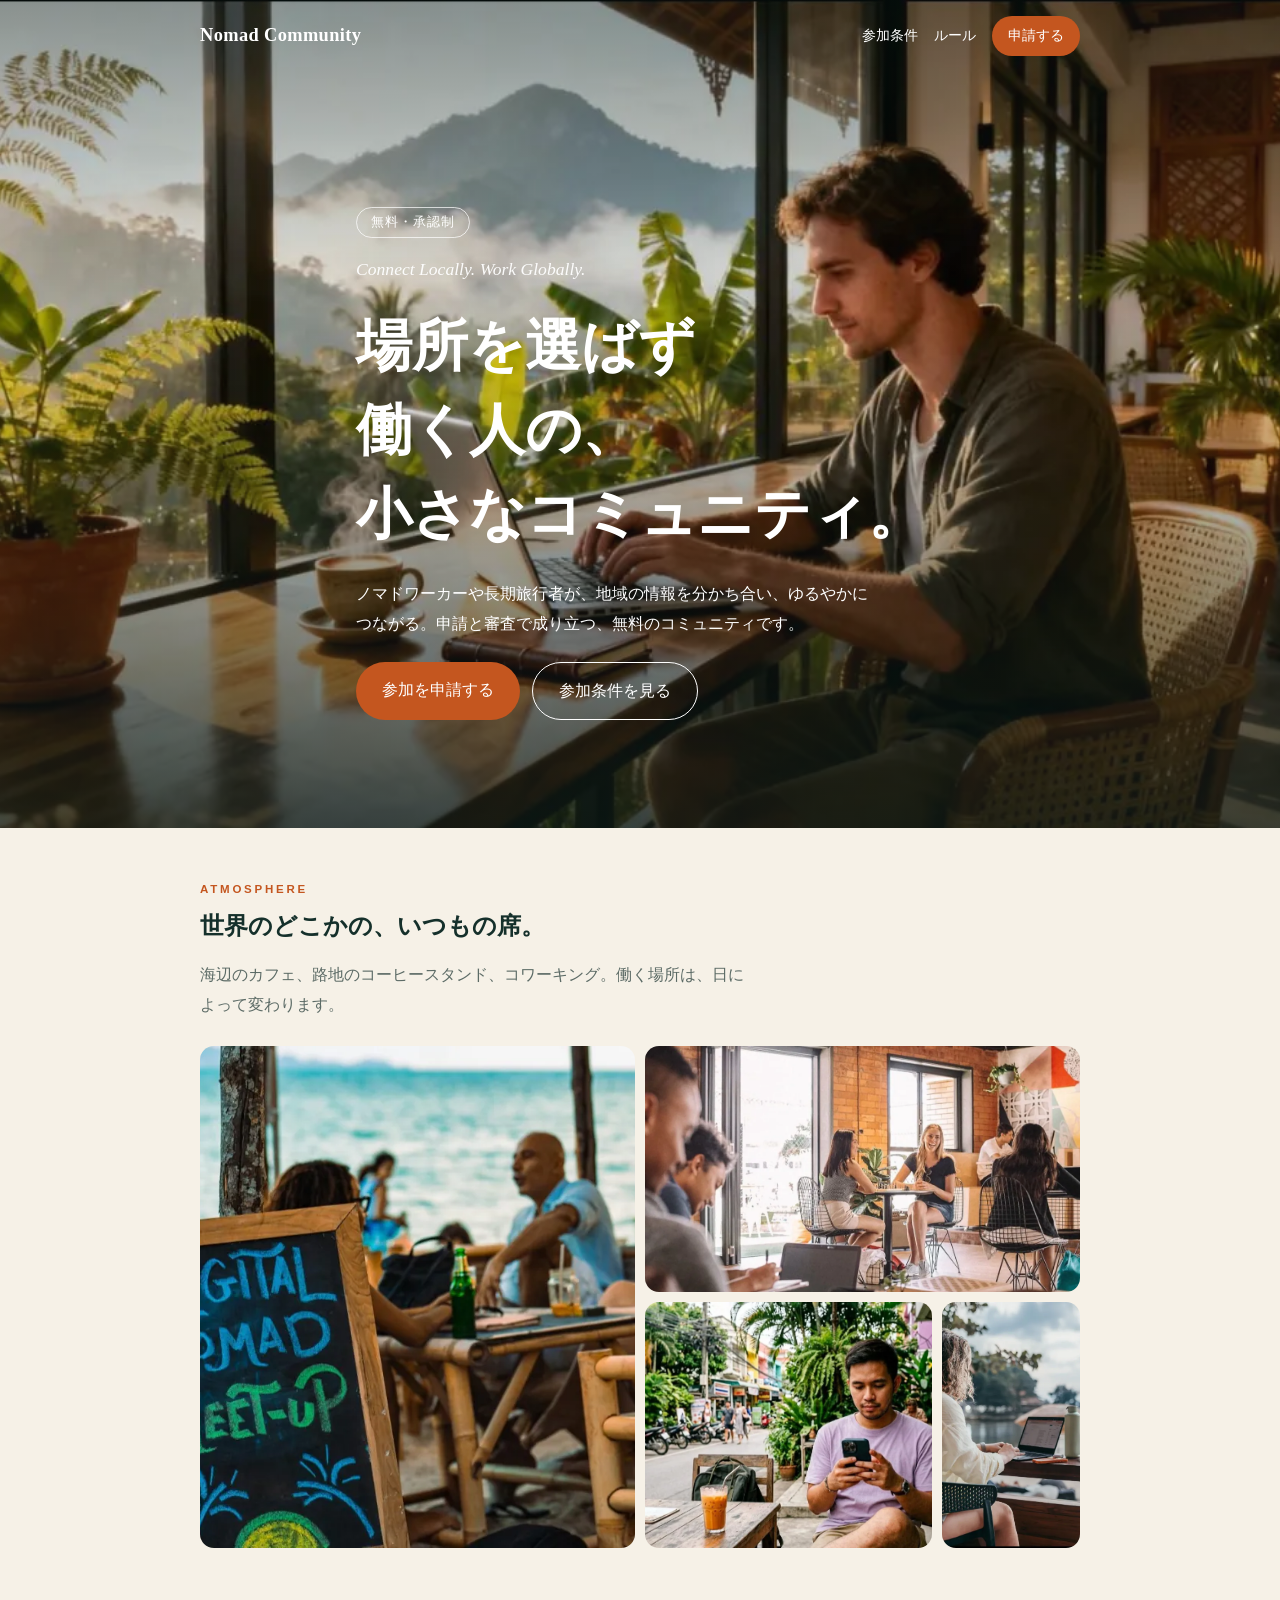
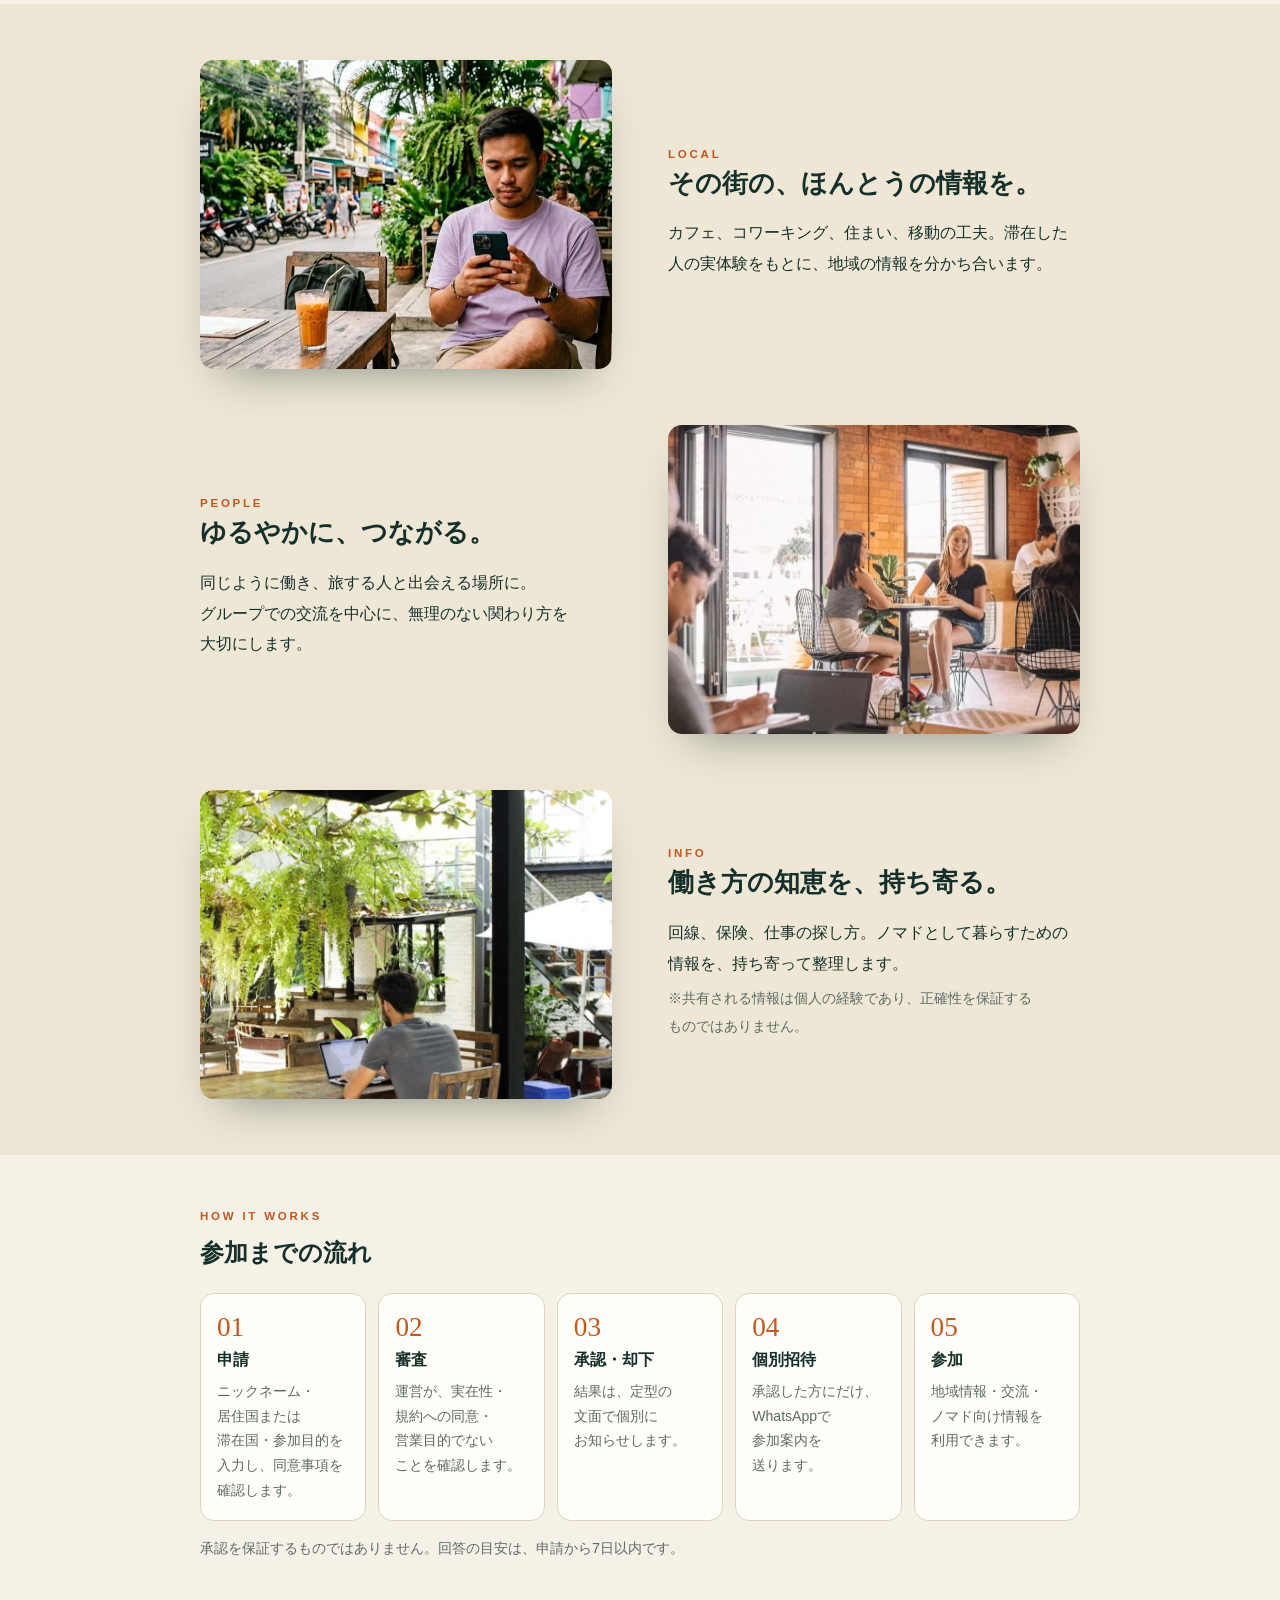
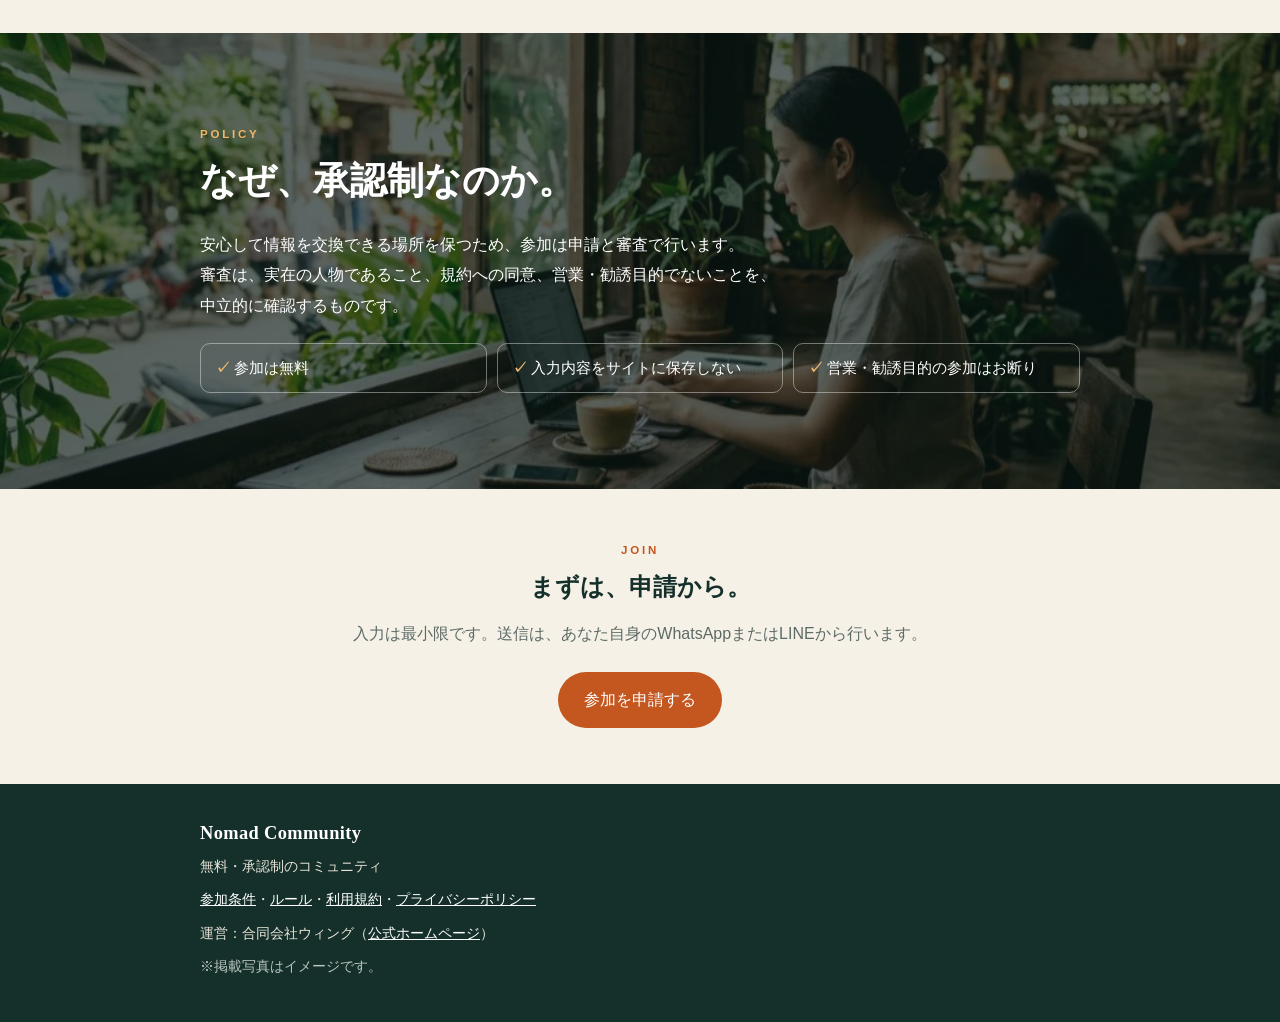
<file: index.html>
<!doctype html><html lang="ja"><head><meta charset="utf-8"><meta name="viewport" content="width=device-width,initial-scale=1"><title>Nomad Community｜無料・承認制のノマドコミュニティ</title><meta name="description" content="ノマドワーカーや長期旅行者が、地域情報を共有し交流する、無料・承認制のコミュニティ。"><link rel="stylesheet" href="style.css"><noscript><style>.rv{opacity:1;transform:none}</style></noscript></head><body class=has-sticky>
<header class="top"><div class="w bar"><a class="logo" href="index.html">Nomad Community</a><nav><a href="hotel.html">参加条件</a><a href="rules.html">ルール</a><a class="btn sm" href="apply.html">申請する</a></nav></div></header>
<section class="hero"><img src="img/hero.webp" width="973" height="592" alt="霧のかかった山を望む窓辺で、ノートパソコンを使って働く人" fetchpriority="high"><div class="w"><span class="badge">無料・承認制</span><p class="tagline">Connect Locally. Work Globally.</p><h1>場所を選ばず<br>働く人の、<br>小さなコミュニティ。</h1><p>ノマドワーカーや長期旅行者が、地域の情報を分かち合い、ゆるやかにつながる。申請と審査で成り立つ、無料のコミュニティです。</p><div class="cta"><a class="btn" href="apply.html">参加を申請する</a><a class="btn ghost" href="hotel.html">参加条件を見る</a></div></div></section>
<section><div class="w"><p class="eyebrow rv">ATMOSPHERE</p><h2 class="rv">世界のどこかの、いつもの席。</h2><p class="lead rv">海辺のカフェ、路地のコーヒースタンド、コワーキング。働く場所は、日によって変わります。</p>
<div class="mosaic rv"><figure class="m1"><img src="img/board.webp" width="1042" height="656" alt="「DIGITAL NOMAD MEET-UP」と書かれた黒板のある海辺のカフェ" loading="lazy" decoding="async"></figure><figure class="m2"><img src="img/meetup.webp" width="1065" height="626" alt="コワーキングスペースで談笑する人たち" loading="lazy" decoding="async"></figure><figure class="m3"><img src="img/local.webp" width="1057" height="582" alt="路地のカフェでスマホを見る人" loading="lazy" decoding="async"></figure><figure class="m4"><img src="img/beach.webp" width="1025" height="705" alt="海辺のカウンターでノートパソコンを使う人の後ろ姿" loading="lazy" decoding="async"></figure></div></div></section>
<section class="alt"><div class="w">
<div class="split rv"><div class="ph"><img src="img/local.webp" width="1057" height="582" alt="路地のカフェでスマホを見る人" loading="lazy" decoding="async"></div><div><p class="eyebrow">LOCAL</p><h2>その街の、ほんとうの情報を。</h2><p>カフェ、コワーキング、住まい、移動の工夫。滞在した人の実体験をもとに、地域の情報を分かち合います。</p></div></div>
<div class="split rev rv" style="margin-top:56px"><div class="ph"><img src="img/meetup.webp" width="1065" height="626" alt="コワーキングスペースで談笑する人たち" loading="lazy" decoding="async"></div><div><p class="eyebrow">PEOPLE</p><h2>ゆるやかに、つながる。</h2><p>同じように働き、旅する人と出会える場所に。グループでの交流を中心に、無理のない関わり方を大切にします。</p></div></div>
<div class="split rv" style="margin-top:56px"><div class="ph"><img src="img/info.webp" width="1042" height="658" alt="緑に囲まれたテラスでノートパソコンを使う人" loading="lazy" decoding="async"></div><div><p class="eyebrow">INFO</p><h2>働き方の知恵を、持ち寄る。</h2><p>回線、保険、仕事の探し方。ノマドとして暮らすための情報を、持ち寄って整理します。</p><p class="mut">※共有される情報は個人の経験であり、正確性を保証するものではありません。</p></div></div>
</div></section>
<section><div class="w"><p class="eyebrow rv">HOW IT WORKS</p><h2 class="rv">参加までの流れ</h2>
<ol class="flow rv"><li><b>申請</b><span>ニックネーム・居住国または滞在国・参加目的を入力し、同意事項を確認します。</span></li><li><b>審査</b><span>運営が、実在性・規約への同意・営業目的でないことを確認します。</span></li><li><b>承認・却下</b><span>結果は、定型の文面で個別にお知らせします。</span></li><li><b>個別招待</b><span>承認した方にだけ、WhatsAppで参加案内を送ります。</span></li><li><b>参加</b><span>地域情報・交流・ノマド向け情報を利用できます。</span></li></ol>
<p class="mut rv" style="margin-top:14px">承認を保証するものではありません。回答の目安は、申請から7日以内です。</p></div></section>
<section class="band" style="--bg:url(img/cafe.webp)"><div class="w"><p class="eyebrow rv">POLICY</p><h2 class="rv">なぜ、承認制なのか。</h2><p class="rv">安心して情報を交換できる場所を保つため、参加は申請と審査で行います。審査は、実在の人物であること、規約への同意、営業・勧誘目的でないことを、中立的に確認するものです。</p>
<ul class="ticks rv"><li>参加は無料</li><li>入力内容をサイトに保存しない</li><li>営業・勧誘目的の参加はお断り</li></ul></div></section>
<section class="center"><div class="w"><p class="eyebrow rv">JOIN</p><h2 class="rv">まずは、申請から。</h2><p class="lead rv">入力は最小限です。送信は、あなた自身のWhatsAppまたはLINEから行います。</p><a class="btn rv" href="apply.html">参加を申請する</a></div></section>
<div class="sticky"><a class="btn" href="apply.html">参加を申請する（無料）</a></div>
<footer><div class="w"><p class="logo">Nomad Community</p><p>無料・承認制のコミュニティ</p><p><a href="hotel.html">参加条件</a>・<a href="rules.html">ルール</a>・<a href="terms.html">利用規約</a>・<a href="privacy.html">プライバシーポリシー</a></p><p>運営：合同会社ウィング（<a href="https://preview.studio.site/live/Kwa5nwnrWX" target="_blank" rel="noopener noreferrer">公式ホームページ</a>）</p><p class="mut" style="color:#b9c4bf">※掲載写真はイメージです。</p></div></footer>
<script>const io=new IntersectionObserver(es=>es.forEach(e=>{if(e.isIntersecting){e.target.classList.add("in");io.unobserve(e.target)}}),{threshold:.12});document.querySelectorAll(".rv").forEach(el=>io.observe(el));</script></body></html>
</file>
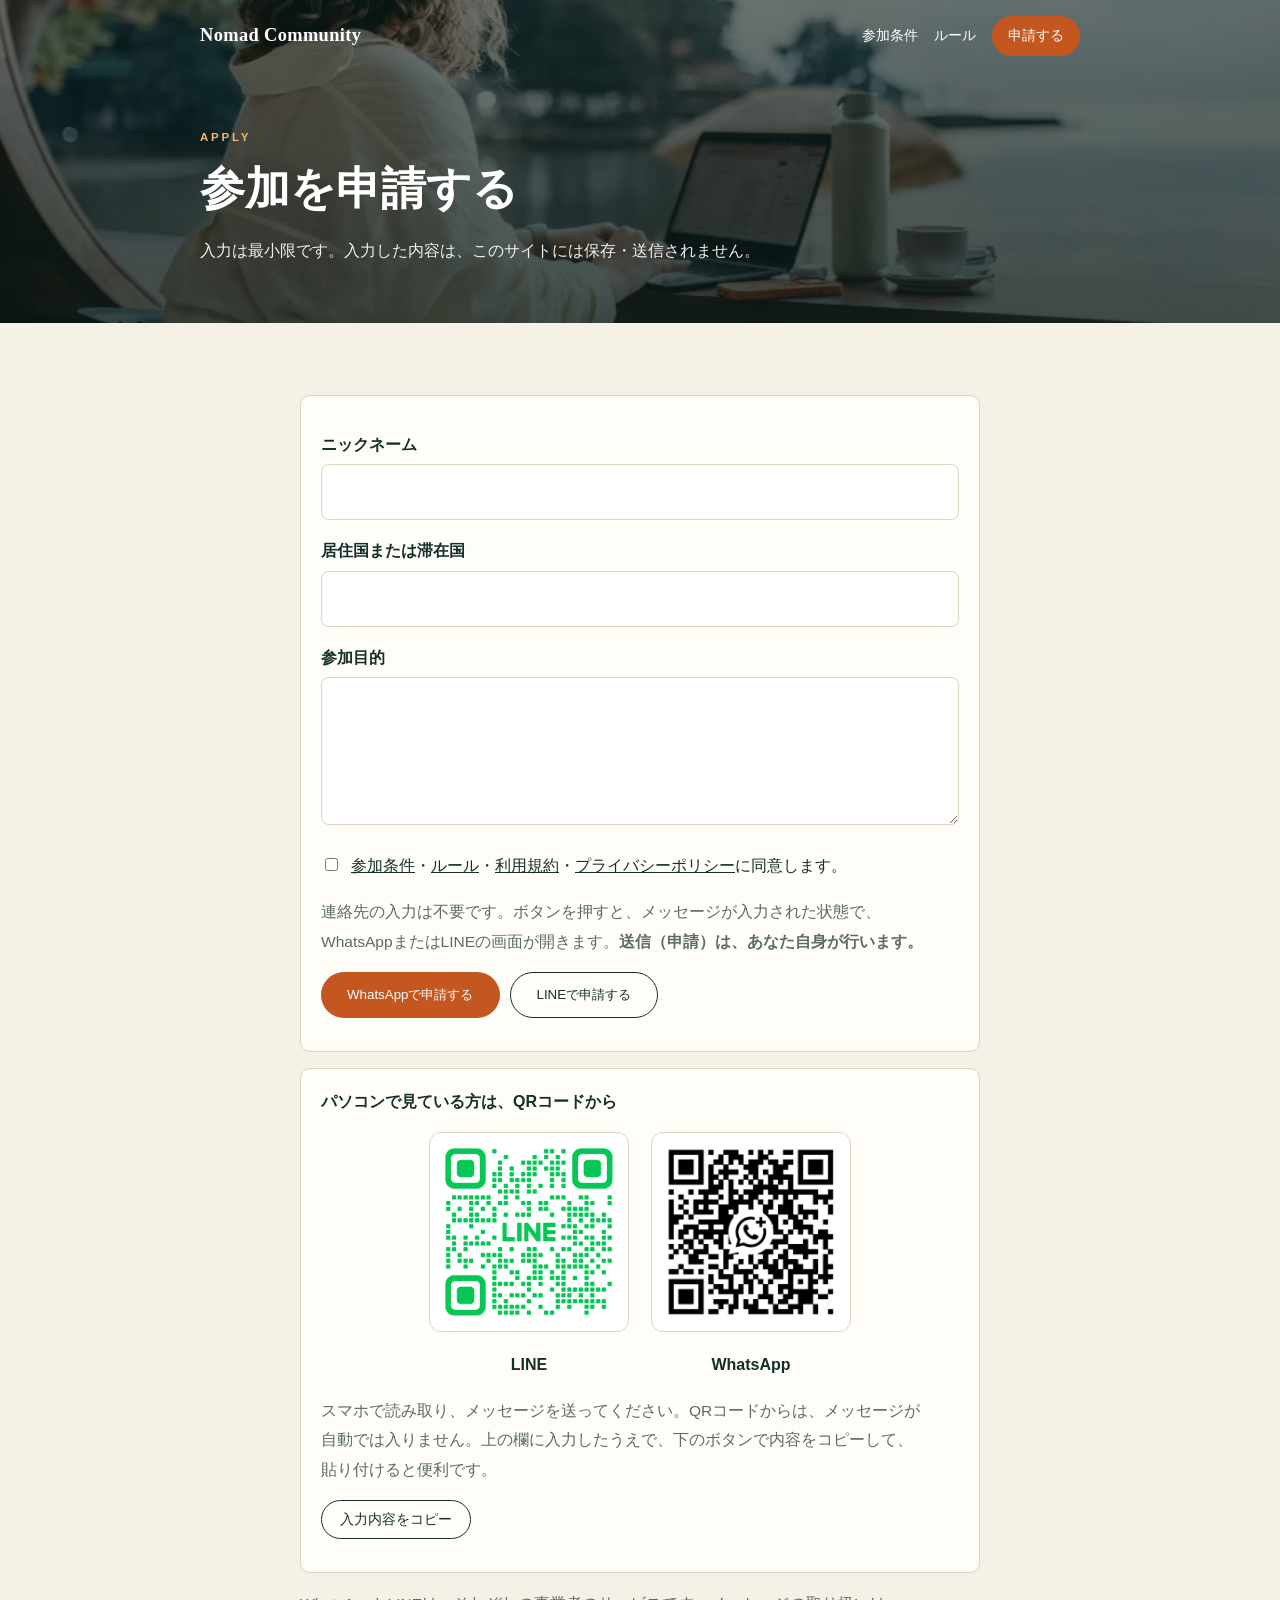
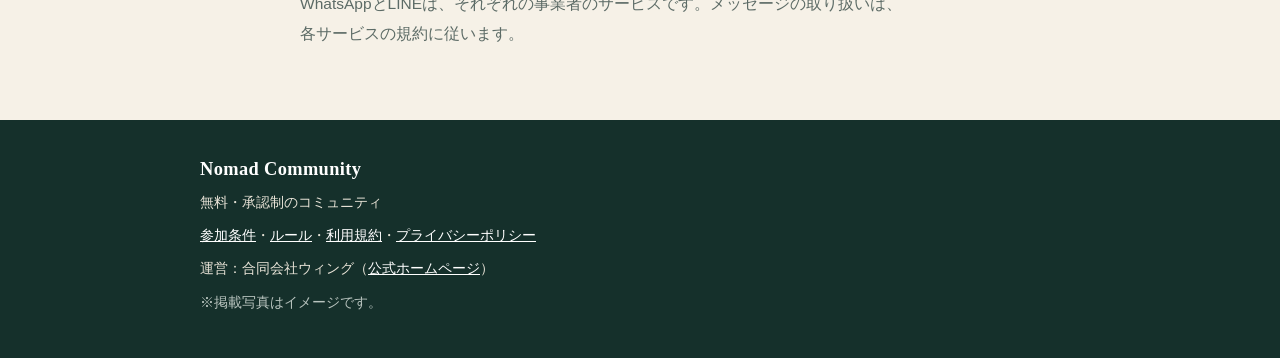
<file: apply.html>
<!doctype html><html lang="ja"><head><meta charset="utf-8"><meta name="viewport" content="width=device-width,initial-scale=1"><title>参加を申請する｜Nomad Community</title><meta name="description" content="Nomad Communityへの参加申請ページ。"><link rel="stylesheet" href="style.css"><noscript><style>.rv{opacity:1;transform:none}</style></noscript></head><body>
<header class="top"><div class="w bar"><a class="logo" href="index.html">Nomad Community</a><nav><a href="hotel.html">参加条件</a><a href="rules.html">ルール</a><a class="btn sm" href="apply.html">申請する</a></nav></div></header>
<div class="phead" style="--bg:url(img/beach.webp)"><div class="w"><p class="eyebrow">APPLY</p><h1>参加を申請する</h1><p class=l2>入力は最小限です。入力した内容は、このサイトには保存・送信されません。</p></div></div>
<section><div class="w doc"><form id="f" class="box" novalidate>
<label for="nick">ニックネーム</label><input id="nick" name="nick" type="text" maxlength="40" required autocomplete="off">
<label for="country">居住国または滞在国</label><input id="country" name="country" type="text" maxlength="60" required autocomplete="off">
<label for="purpose">参加目的</label><textarea id="purpose" name="purpose" rows="4" maxlength="300" required></textarea>
<label class="chk"><input id="agree" type="checkbox" required><span><a href="hotel.html" target="_blank">参加条件</a>・<a href="rules.html" target="_blank">ルール</a>・<a href="terms.html" target="_blank">利用規約</a>・<a href="privacy.html" target="_blank">プライバシーポリシー</a>に同意します。</span></label>
<p class="mut">連絡先の入力は不要です。ボタンを押すと、メッセージが入力された状態で、WhatsAppまたはLINEの画面が開きます。<b>送信（申請）は、あなた自身が行います。</b></p>
<p style="display:flex;flex-wrap:wrap;gap:10px;margin-top:14px"><button type="button" class="btn" id="wa">WhatsAppで申請する</button><button type="button" class="btn ghost" id="ln" style="color:var(--ink)">LINEで申請する</button></p><p id="m" class="err" role="status"></p></form>
<div class="box pc-only"><b>パソコンで見ている方は、QRコードから</b>
<div class="qr"><div><img src="img/qr-line.png" width="200" height="200" alt="公式LINEの友だち追加用QRコード" loading="lazy"><b>LINE</b></div><div><img src="img/qr-whatsapp.png" width="200" height="200" alt="WhatsApp Businessへの連絡用QRコード" loading="lazy"><b>WhatsApp</b></div></div>
<p class="mut">スマホで読み取り、メッセージを送ってください。QRコードからは、メッセージが自動では入りません。上の欄に入力したうえで、下のボタンで内容をコピーして、貼り付けると便利です。</p>
<p><button type="button" class="btn ghost sm2" id="cp" style="color:var(--ink)">入力内容をコピー</button> <span id="cpm" class="mut"></span></p></div>
<p class="mut">WhatsAppとLINEは、それぞれの事業者のサービスです。メッセージの取り扱いは、各サービスの規約に従います。</p></div></section>

<footer><div class="w"><p class="logo">Nomad Community</p><p>無料・承認制のコミュニティ</p><p><a href="hotel.html">参加条件</a>・<a href="rules.html">ルール</a>・<a href="terms.html">利用規約</a>・<a href="privacy.html">プライバシーポリシー</a></p><p>運営：合同会社ウィング（<a href="https://preview.studio.site/live/Kwa5nwnrWX" target="_blank" rel="noopener noreferrer">公式ホームページ</a>）</p><p class="mut" style="color:#b9c4bf">※掲載写真はイメージです。</p></div></footer>
<script src="site-config.js"></script><script>
const f=document.getElementById('f'),m=document.getElementById('m');
const set=v=>v&&!v.includes('ここに');
const msg=()=>['【Nomad Community 参加申請】','ニックネーム：'+f.nick.value.trim(),'居住国／滞在国：'+f.country.value.trim(),'参加目的：'+f.purpose.value.trim(),'☑ 参加条件・ルール・利用規約・プライバシーポリシーに同意します。','（申請内容は、審査のためだけに使われることを確認しました）'].join('\n');
function send(kind){
  m.textContent='';
  if(!f.nick.value.trim()||!f.country.value.trim()||!f.purpose.value.trim()){m.textContent='すべての項目を入力してください。';return}
  if(!document.getElementById('agree').checked){m.textContent='同意にチェックを入れてください。';return}
  let url;
  if(kind==='wa'){if(!set(CONFIG.whatsapp)){m.textContent='WhatsAppの番号が未設定です（site-config.js）。';return}url='https://wa.me/'+CONFIG.whatsapp+'?text='+encodeURIComponent(msg())}
  else{if(!set(CONFIG.lineId)){m.textContent='公式LINEのIDが未設定です（site-config.js）。';return}url='https://line.me/R/oaMessage/'+CONFIG.lineId+'/?'+encodeURIComponent(msg())}
  window.open(url,'_blank','noopener');location.href='thanks.html';
}
document.getElementById('cp').onclick=async()=>{
  const c=document.getElementById('cpm');
  if(!f.nick.value.trim()||!f.country.value.trim()||!f.purpose.value.trim()||!document.getElementById('agree').checked){c.textContent='上の欄に入力して、同意にチェックしてください。';return}
  try{await navigator.clipboard.writeText(msg());c.textContent='コピーしました。チャットに貼り付けて送信してください。'}catch(e){c.textContent='コピーできませんでした。手入力してください。'}
};
document.getElementById('wa').onclick=()=>send('wa');document.getElementById('ln').onclick=()=>send('ln');
</script><script>const io=new IntersectionObserver(es=>es.forEach(e=>{if(e.isIntersecting){e.target.classList.add("in");io.unobserve(e.target)}}),{threshold:.12});document.querySelectorAll(".rv").forEach(el=>io.observe(el));</script></body></html>
</file>
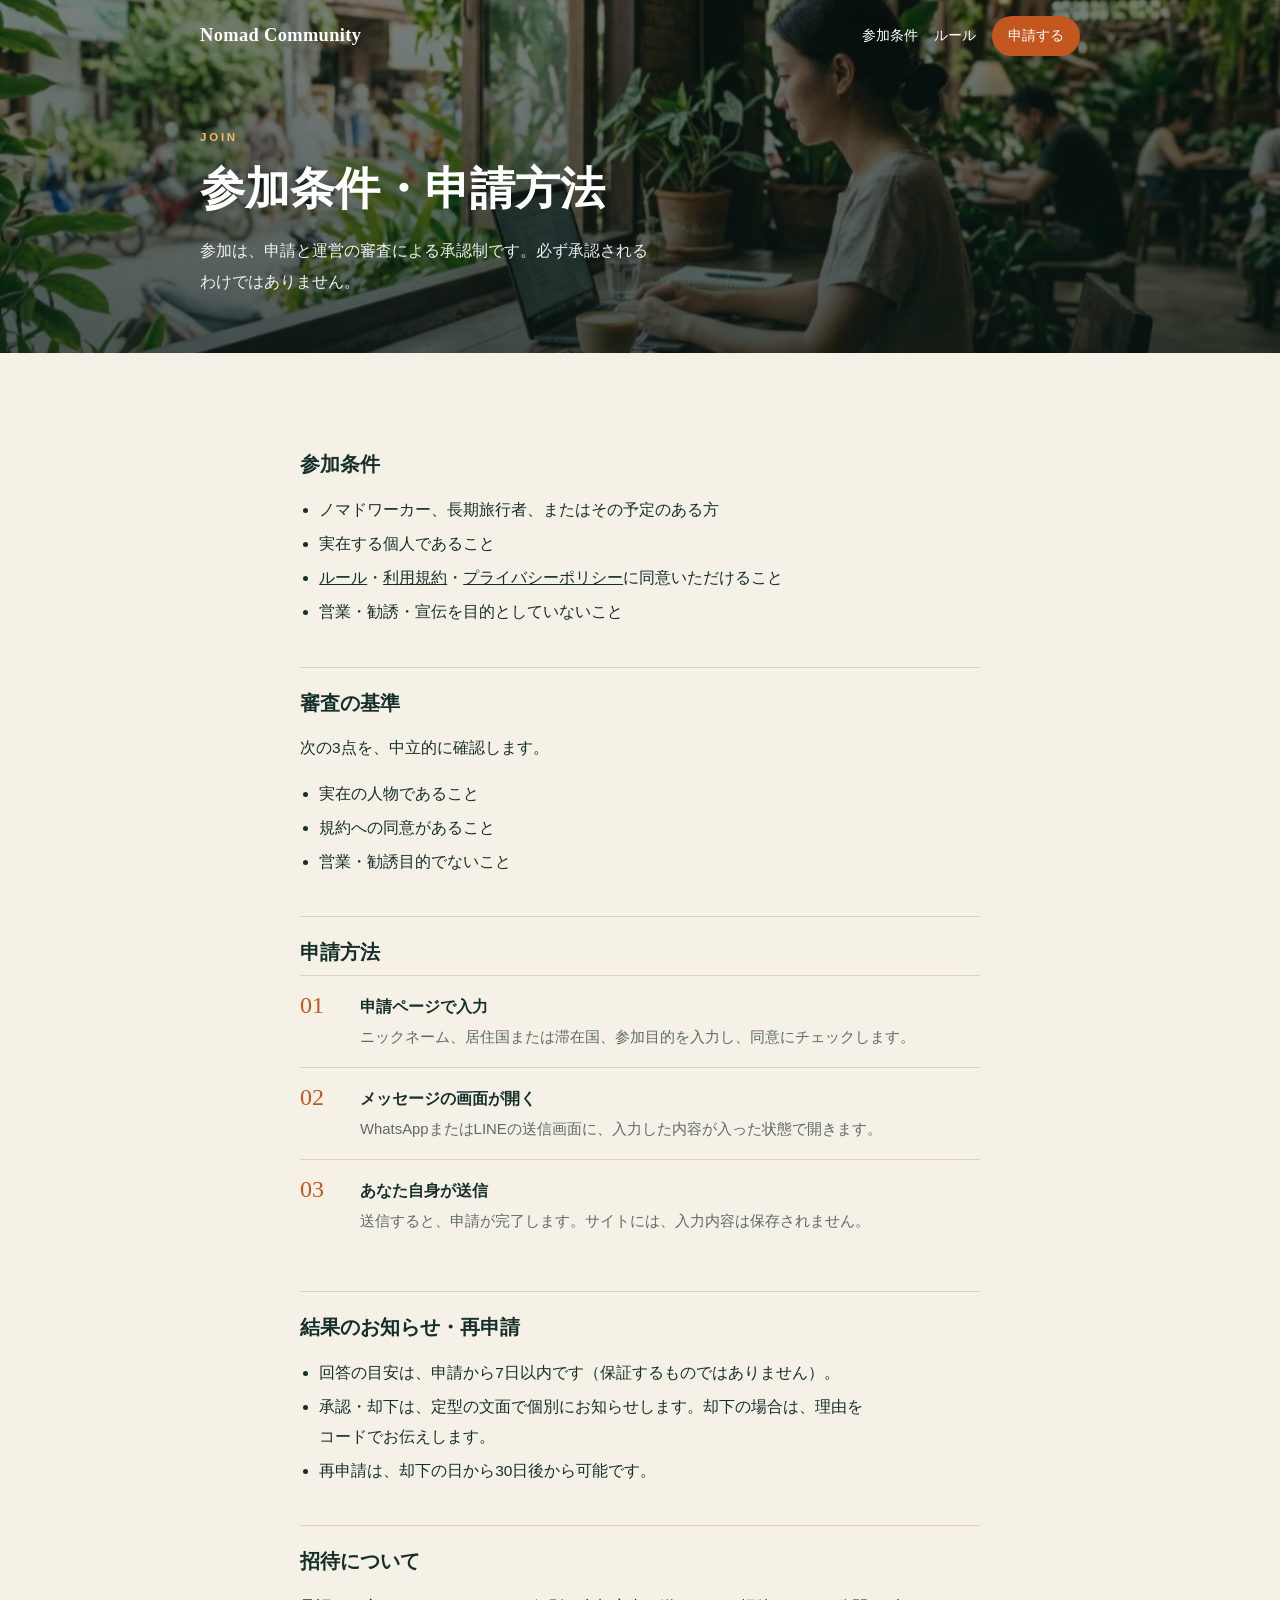
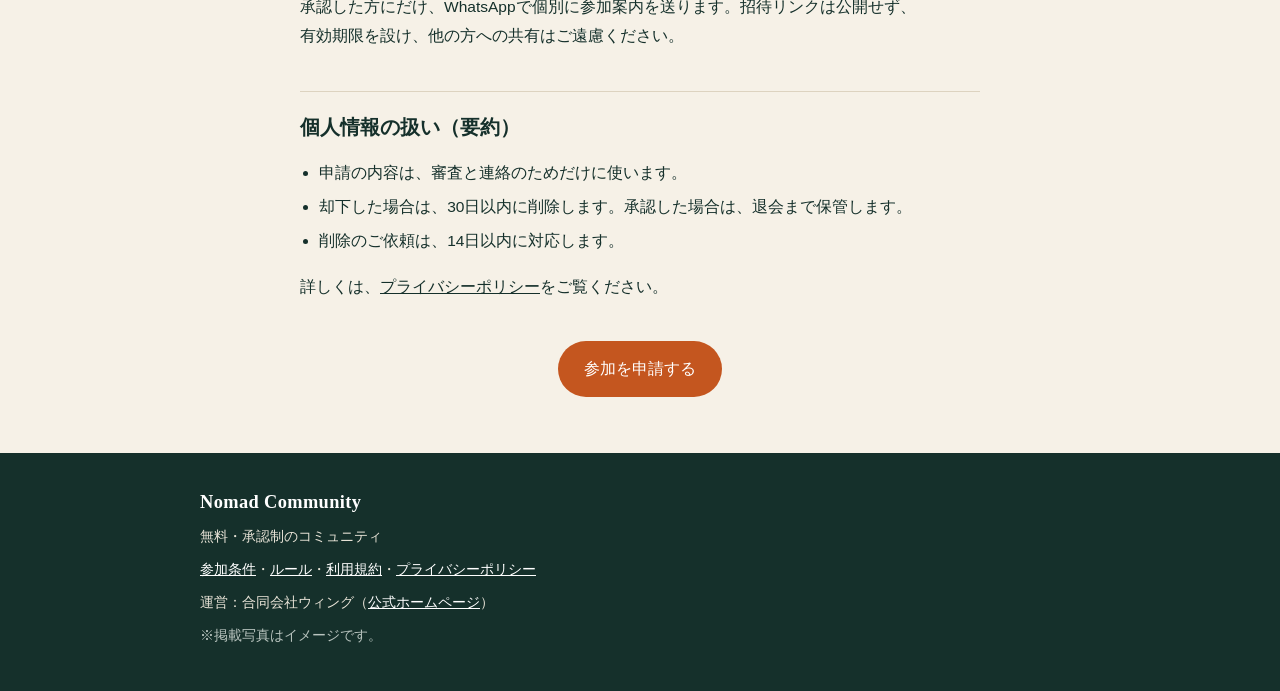
<file: hotel.html>
<!doctype html><html lang="ja"><head><meta charset="utf-8"><meta name="viewport" content="width=device-width,initial-scale=1"><title>参加条件・申請方法｜Nomad Community</title><meta name="description" content="Nomad Communityの参加条件、審査基準、申請方法、個人情報の扱い。"><link rel="stylesheet" href="style.css"><noscript><style>.rv{opacity:1;transform:none}</style></noscript></head><body class=has-sticky>
<header class="top"><div class="w bar"><a class="logo" href="index.html">Nomad Community</a><nav><a href="hotel.html">参加条件</a><a href="rules.html">ルール</a><a class="btn sm" href="apply.html">申請する</a></nav></div></header>
<div class="phead" style="--bg:url(img/cafe.webp)"><div class="w"><p class="eyebrow">JOIN</p><h1>参加条件・申請方法</h1><p class=l2>参加は、申請と運営の審査による承認制です。必ず承認されるわけではありません。</p></div></div>
<section><div class="w doc"><h2 class="rv">参加条件</h2><ul class="l rv"><li>ノマドワーカー、長期旅行者、またはその予定のある方</li><li>実在する個人であること</li><li><a href="rules.html">ルール</a>・<a href="terms.html">利用規約</a>・<a href="privacy.html">プライバシーポリシー</a>に同意いただけること</li><li>営業・勧誘・宣伝を目的としていないこと</li></ul>
<h2 class="rv">審査の基準</h2><p class="rv">次の3点を、中立的に確認します。</p><ul class="l rv"><li>実在の人物であること</li><li>規約への同意があること</li><li>営業・勧誘目的でないこと</li></ul>
<h2 class="rv">申請方法</h2><ol class="steps rv"><li><div><b>申請ページで入力</b><span>ニックネーム、居住国または滞在国、参加目的を入力し、同意にチェックします。</span></div></li><li><div><b>メッセージの画面が開く</b><span>WhatsAppまたはLINEの送信画面に、入力した内容が入った状態で開きます。</span></div></li><li><div><b>あなた自身が送信</b><span>送信すると、申請が完了します。サイトには、入力内容は保存されません。</span></div></li></ol>
<h2 class="rv">結果のお知らせ・再申請</h2><ul class="l rv"><li>回答の目安は、申請から7日以内です（保証するものではありません）。</li><li>承認・却下は、定型の文面で個別にお知らせします。却下の場合は、理由をコードでお伝えします。</li><li>再申請は、却下の日から30日後から可能です。</li></ul>
<h2 class="rv">招待について</h2><p class="rv">承認した方にだけ、WhatsAppで個別に参加案内を送ります。招待リンクは公開せず、有効期限を設け、他の方への共有はご遠慮ください。</p>
<h2 class="rv">個人情報の扱い（要約）</h2><ul class="l rv"><li>申請の内容は、審査と連絡のためだけに使います。</li><li>却下した場合は、30日以内に削除します。承認した場合は、退会まで保管します。</li><li>削除のご依頼は、14日以内に対応します。</li></ul><p class="rv">詳しくは、<a href="privacy.html">プライバシーポリシー</a>をご覧ください。</p>
<div class="center rv" style="margin-top:40px"><a class="btn" href="apply.html">参加を申請する</a></div></div></section>
<div class="sticky"><a class="btn" href="apply.html">参加を申請する（無料）</a></div>
<footer><div class="w"><p class="logo">Nomad Community</p><p>無料・承認制のコミュニティ</p><p><a href="hotel.html">参加条件</a>・<a href="rules.html">ルール</a>・<a href="terms.html">利用規約</a>・<a href="privacy.html">プライバシーポリシー</a></p><p>運営：合同会社ウィング（<a href="https://preview.studio.site/live/Kwa5nwnrWX" target="_blank" rel="noopener noreferrer">公式ホームページ</a>）</p><p class="mut" style="color:#b9c4bf">※掲載写真はイメージです。</p></div></footer>
<script>const io=new IntersectionObserver(es=>es.forEach(e=>{if(e.isIntersecting){e.target.classList.add("in");io.unobserve(e.target)}}),{threshold:.12});document.querySelectorAll(".rv").forEach(el=>io.observe(el));</script></body></html>
</file>
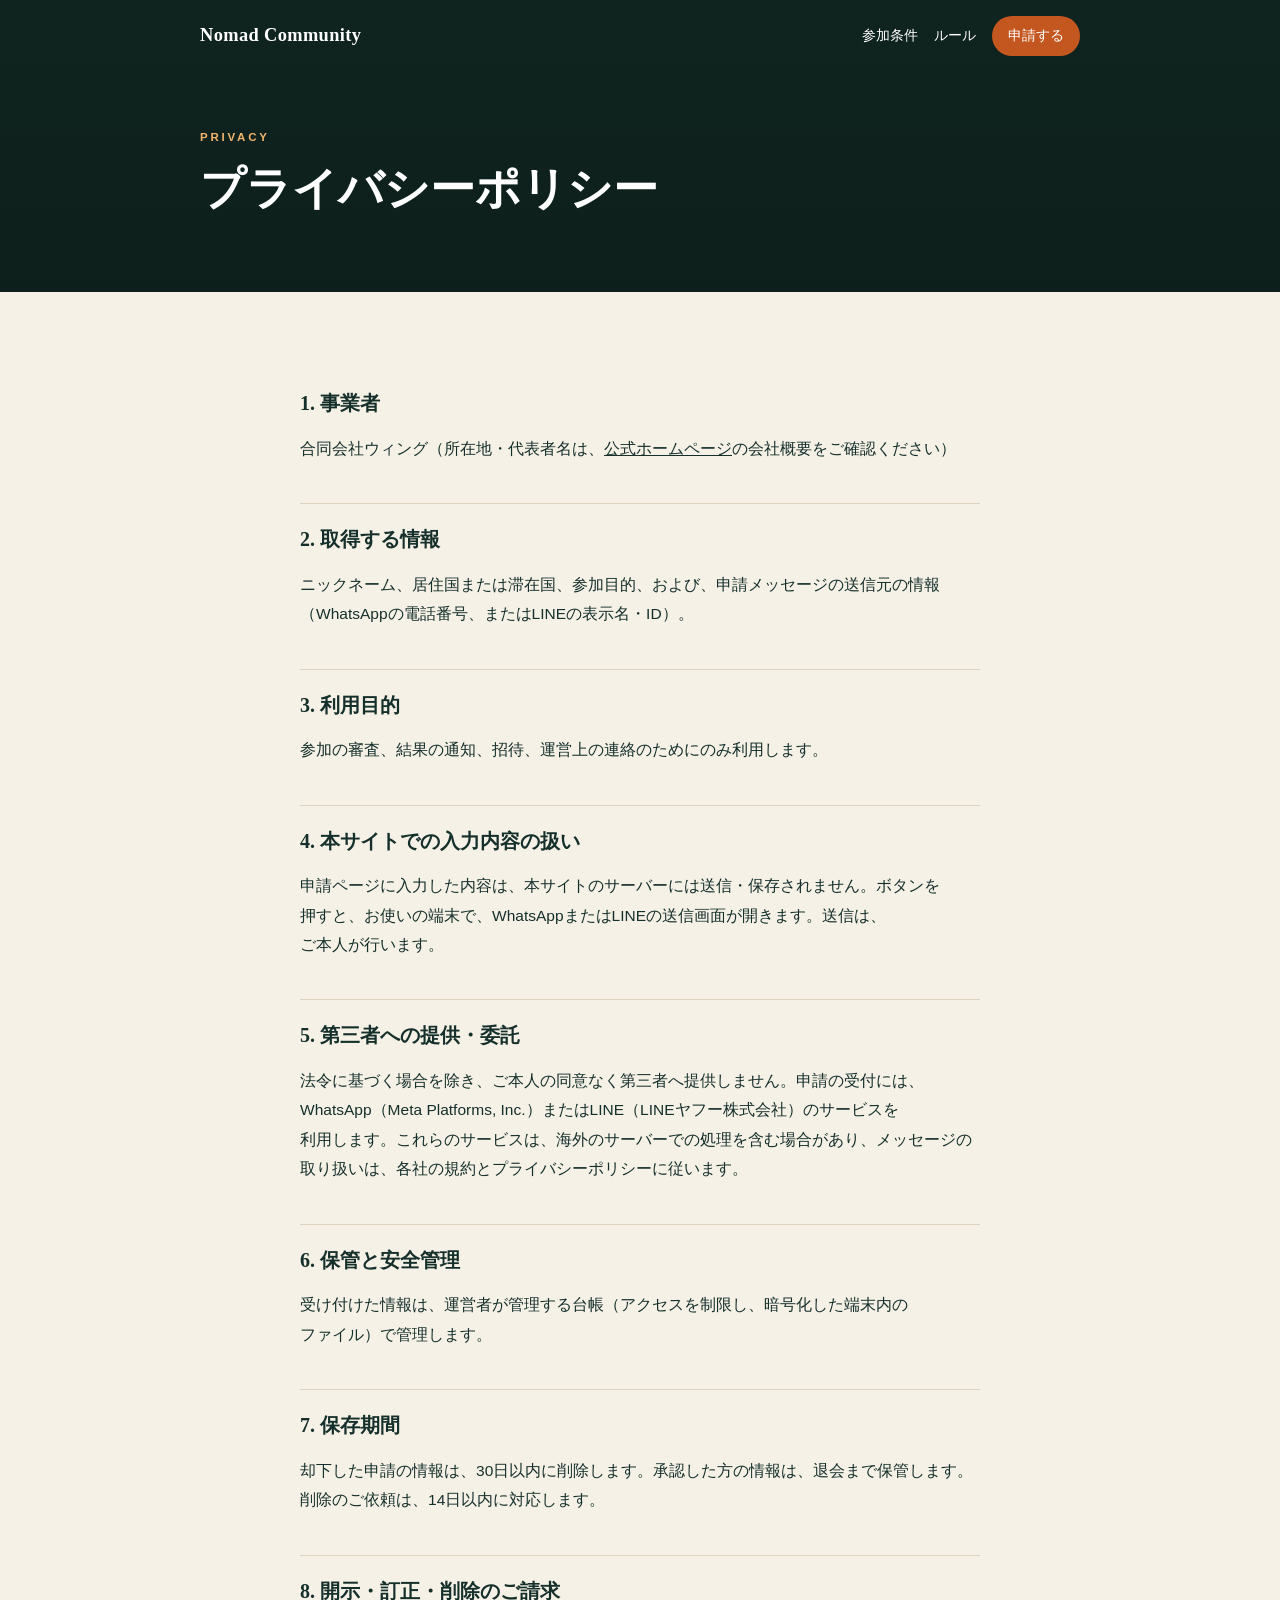
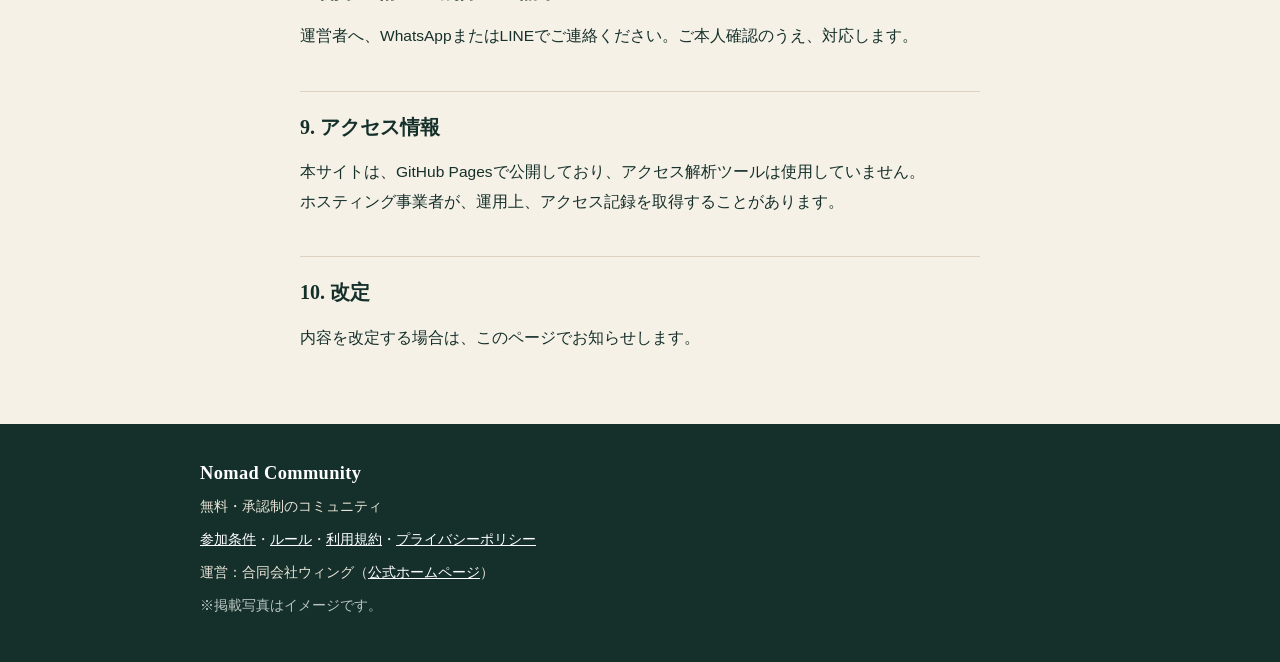
<file: privacy.html>
<!doctype html><html lang="ja"><head><meta charset="utf-8"><meta name="viewport" content="width=device-width,initial-scale=1"><title>プライバシーポリシー｜Nomad Community</title><meta name="description" content="Nomad Communityのプライバシーポリシー。"><link rel="stylesheet" href="style.css"><noscript><style>.rv{opacity:1;transform:none}</style></noscript></head><body>
<header class="top"><div class="w bar"><a class="logo" href="index.html">Nomad Community</a><nav><a href="hotel.html">参加条件</a><a href="rules.html">ルール</a><a class="btn sm" href="apply.html">申請する</a></nav></div></header>
<div class="phead"><div class="w"><p class="eyebrow">PRIVACY</p><h1>プライバシーポリシー</h1></div></div>
<section><div class="w doc"><h2>1. 事業者</h2><p>合同会社ウィング（所在地・代表者名は、<a href="https://preview.studio.site/live/Kwa5nwnrWX" target="_blank" rel="noopener noreferrer">公式ホームページ</a>の会社概要をご確認ください）</p>
<h2>2. 取得する情報</h2><p>ニックネーム、居住国または滞在国、参加目的、および、申請メッセージの送信元の情報（WhatsAppの電話番号、またはLINEの表示名・ID）。</p>
<h2>3. 利用目的</h2><p>参加の審査、結果の通知、招待、運営上の連絡のためにのみ利用します。</p>
<h2>4. 本サイトでの入力内容の扱い</h2><p>申請ページに入力した内容は、本サイトのサーバーには送信・保存されません。ボタンを押すと、お使いの端末で、WhatsAppまたはLINEの送信画面が開きます。送信は、ご本人が行います。</p>
<h2>5. 第三者への提供・委託</h2><p>法令に基づく場合を除き、ご本人の同意なく第三者へ提供しません。申請の受付には、WhatsApp（Meta Platforms, Inc.）またはLINE（LINEヤフー株式会社）のサービスを利用します。これらのサービスは、海外のサーバーでの処理を含む場合があり、メッセージの取り扱いは、各社の規約とプライバシーポリシーに従います。</p>
<h2>6. 保管と安全管理</h2><p>受け付けた情報は、運営者が管理する台帳（アクセスを制限し、暗号化した端末内のファイル）で管理します。</p>
<h2>7. 保存期間</h2><p>却下した申請の情報は、30日以内に削除します。承認した方の情報は、退会まで保管します。削除のご依頼は、14日以内に対応します。</p>
<h2>8. 開示・訂正・削除のご請求</h2><p>運営者へ、WhatsAppまたはLINEでご連絡ください。ご本人確認のうえ、対応します。</p>
<h2>9. アクセス情報</h2><p>本サイトは、GitHub Pagesで公開しており、アクセス解析ツールは使用していません。ホスティング事業者が、運用上、アクセス記録を取得することがあります。</p>
<h2>10. 改定</h2><p>内容を改定する場合は、このページでお知らせします。</p></div></section>

<footer><div class="w"><p class="logo">Nomad Community</p><p>無料・承認制のコミュニティ</p><p><a href="hotel.html">参加条件</a>・<a href="rules.html">ルール</a>・<a href="terms.html">利用規約</a>・<a href="privacy.html">プライバシーポリシー</a></p><p>運営：合同会社ウィング（<a href="https://preview.studio.site/live/Kwa5nwnrWX" target="_blank" rel="noopener noreferrer">公式ホームページ</a>）</p><p class="mut" style="color:#b9c4bf">※掲載写真はイメージです。</p></div></footer>
<script>const io=new IntersectionObserver(es=>es.forEach(e=>{if(e.isIntersecting){e.target.classList.add("in");io.unobserve(e.target)}}),{threshold:.12});document.querySelectorAll(".rv").forEach(el=>io.observe(el));</script></body></html>
</file>
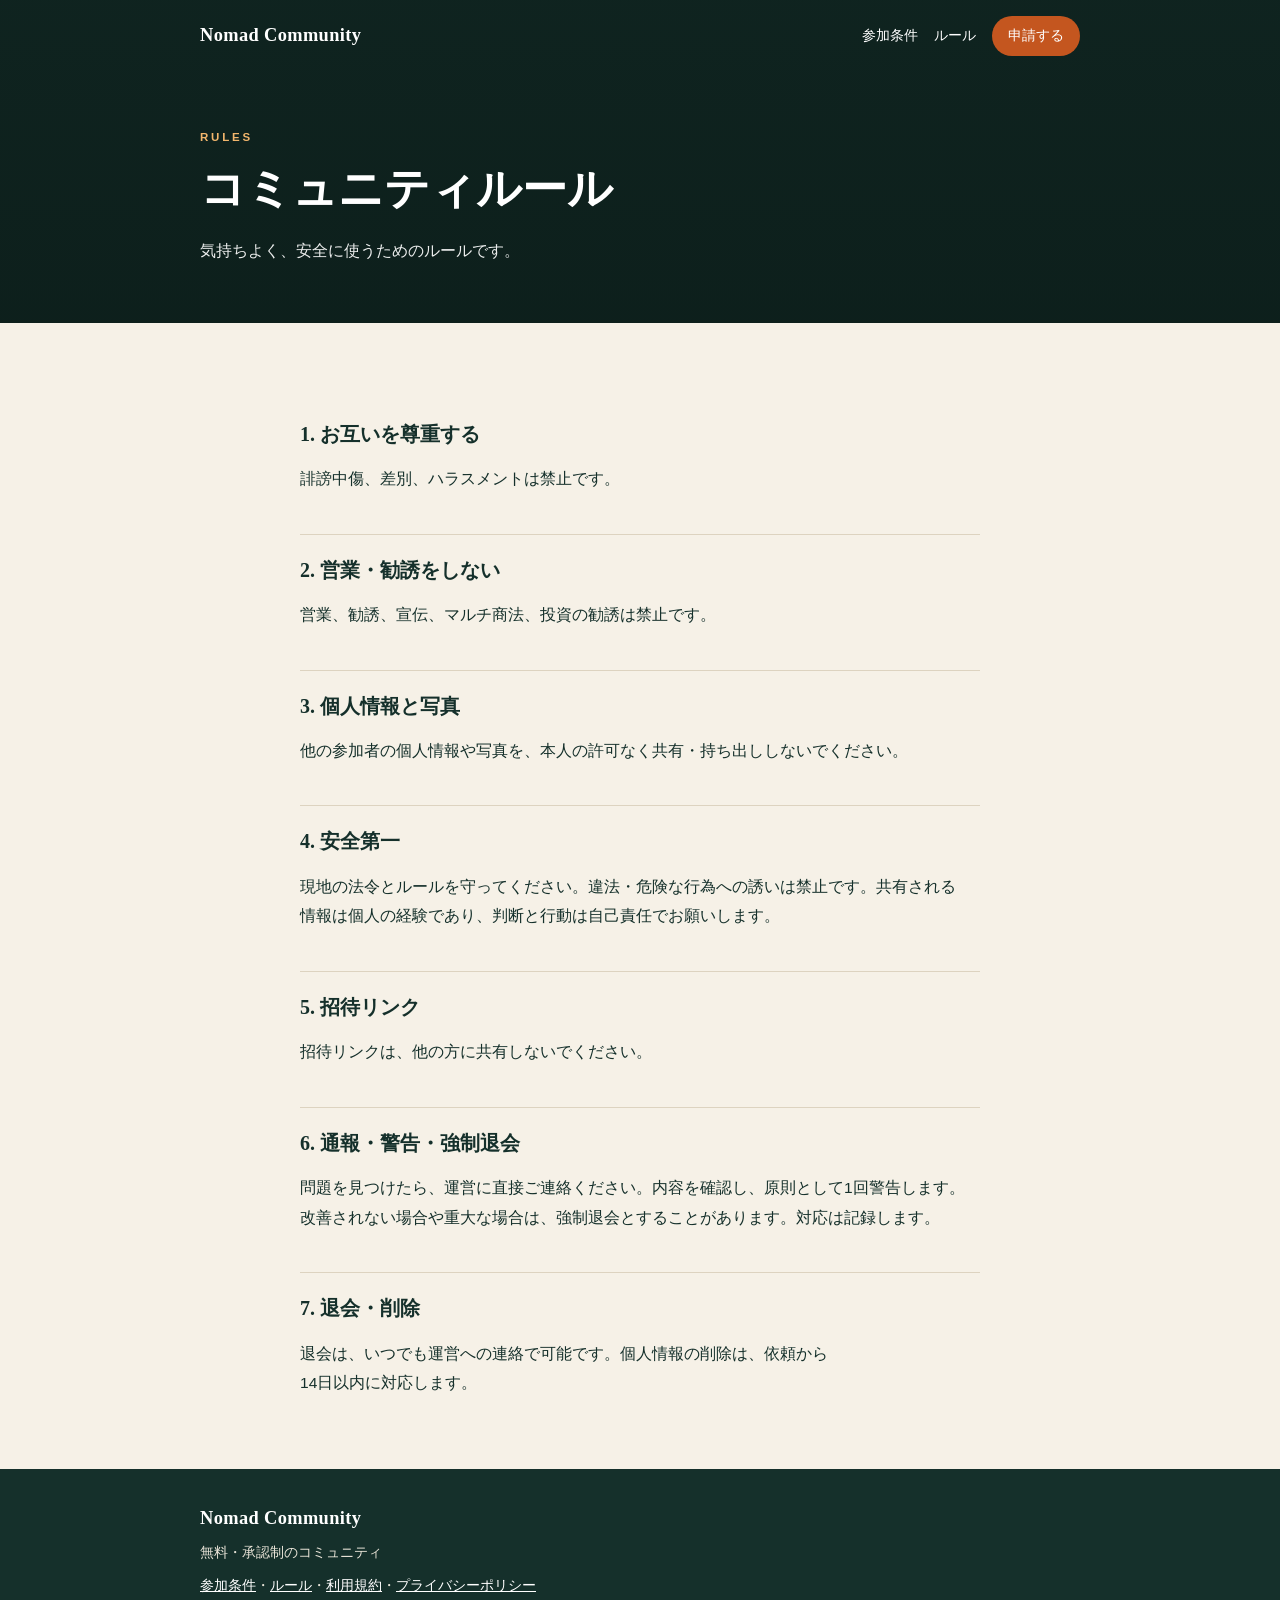
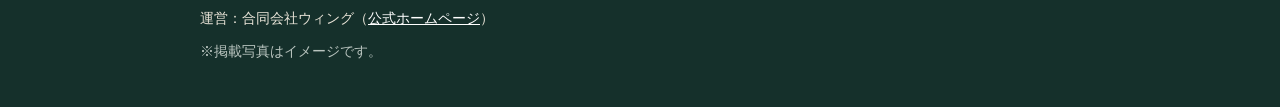
<file: rules.html>
<!doctype html><html lang="ja"><head><meta charset="utf-8"><meta name="viewport" content="width=device-width,initial-scale=1"><title>コミュニティルール｜Nomad Community</title><meta name="description" content="Nomad Communityのコミュニティルール。"><link rel="stylesheet" href="style.css"><noscript><style>.rv{opacity:1;transform:none}</style></noscript></head><body>
<header class="top"><div class="w bar"><a class="logo" href="index.html">Nomad Community</a><nav><a href="hotel.html">参加条件</a><a href="rules.html">ルール</a><a class="btn sm" href="apply.html">申請する</a></nav></div></header>
<div class="phead"><div class="w"><p class="eyebrow">RULES</p><h1>コミュニティルール</h1><p class=l2>気持ちよく、安全に使うためのルールです。</p></div></div>
<section><div class="w doc"><h2>1. お互いを尊重する</h2><p>誹謗中傷、差別、ハラスメントは禁止です。</p><h2>2. 営業・勧誘をしない</h2><p>営業、勧誘、宣伝、マルチ商法、投資の勧誘は禁止です。</p><h2>3. 個人情報と写真</h2><p>他の参加者の個人情報や写真を、本人の許可なく共有・持ち出ししないでください。</p><h2>4. 安全第一</h2><p>現地の法令とルールを守ってください。違法・危険な行為への誘いは禁止です。共有される情報は個人の経験であり、判断と行動は自己責任でお願いします。</p><h2>5. 招待リンク</h2><p>招待リンクは、他の方に共有しないでください。</p><h2>6. 通報・警告・強制退会</h2><p>問題を見つけたら、運営に直接ご連絡ください。内容を確認し、原則として1回警告します。改善されない場合や重大な場合は、強制退会とすることがあります。対応は記録します。</p><h2>7. 退会・削除</h2><p>退会は、いつでも運営への連絡で可能です。個人情報の削除は、依頼から14日以内に対応します。</p></div></section>

<footer><div class="w"><p class="logo">Nomad Community</p><p>無料・承認制のコミュニティ</p><p><a href="hotel.html">参加条件</a>・<a href="rules.html">ルール</a>・<a href="terms.html">利用規約</a>・<a href="privacy.html">プライバシーポリシー</a></p><p>運営：合同会社ウィング（<a href="https://preview.studio.site/live/Kwa5nwnrWX" target="_blank" rel="noopener noreferrer">公式ホームページ</a>）</p><p class="mut" style="color:#b9c4bf">※掲載写真はイメージです。</p></div></footer>
<script>const io=new IntersectionObserver(es=>es.forEach(e=>{if(e.isIntersecting){e.target.classList.add("in");io.unobserve(e.target)}}),{threshold:.12});document.querySelectorAll(".rv").forEach(el=>io.observe(el));</script></body></html>
</file>
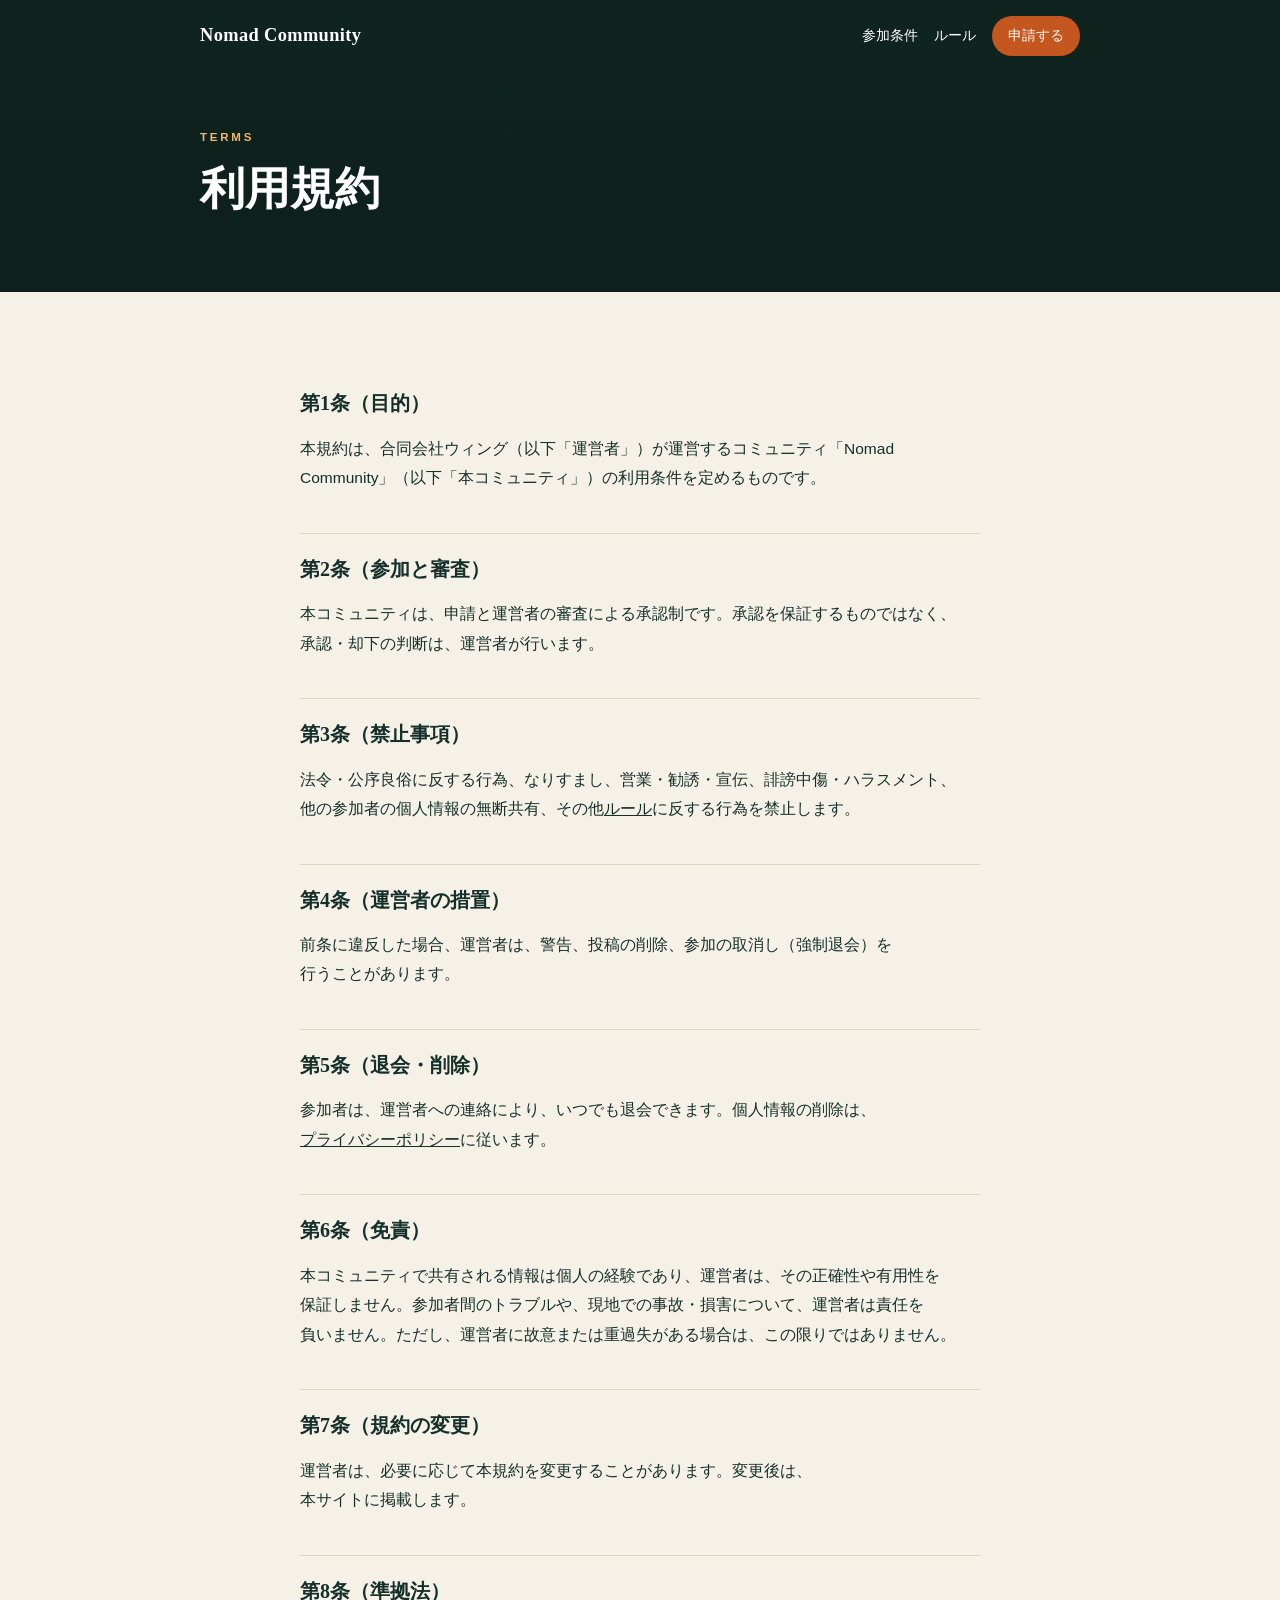
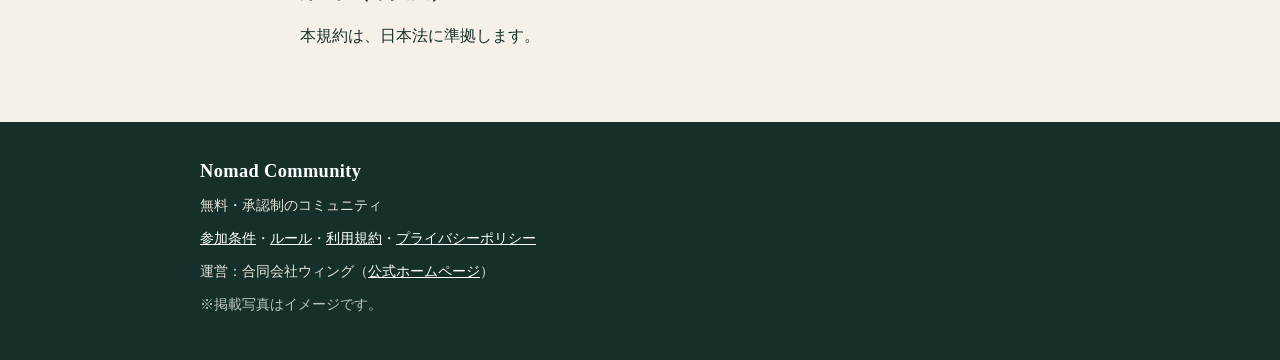
<file: terms.html>
<!doctype html><html lang="ja"><head><meta charset="utf-8"><meta name="viewport" content="width=device-width,initial-scale=1"><title>利用規約｜Nomad Community</title><meta name="description" content="Nomad Communityの利用規約。"><link rel="stylesheet" href="style.css"><noscript><style>.rv{opacity:1;transform:none}</style></noscript></head><body>
<header class="top"><div class="w bar"><a class="logo" href="index.html">Nomad Community</a><nav><a href="hotel.html">参加条件</a><a href="rules.html">ルール</a><a class="btn sm" href="apply.html">申請する</a></nav></div></header>
<div class="phead"><div class="w"><p class="eyebrow">TERMS</p><h1>利用規約</h1></div></div>
<section><div class="w doc"><h2>第1条（目的）</h2><p>本規約は、合同会社ウィング（以下「運営者」）が運営するコミュニティ「Nomad Community」（以下「本コミュニティ」）の利用条件を定めるものです。</p><h2>第2条（参加と審査）</h2><p>本コミュニティは、申請と運営者の審査による承認制です。承認を保証するものではなく、承認・却下の判断は、運営者が行います。</p><h2>第3条（禁止事項）</h2><p>法令・公序良俗に反する行為、なりすまし、営業・勧誘・宣伝、誹謗中傷・ハラスメント、他の参加者の個人情報の無断共有、その他<a href="rules.html">ルール</a>に反する行為を禁止します。</p><h2>第4条（運営者の措置）</h2><p>前条に違反した場合、運営者は、警告、投稿の削除、参加の取消し（強制退会）を行うことがあります。</p><h2>第5条（退会・削除）</h2><p>参加者は、運営者への連絡により、いつでも退会できます。個人情報の削除は、<a href="privacy.html">プライバシーポリシー</a>に従います。</p><h2>第6条（免責）</h2><p>本コミュニティで共有される情報は個人の経験であり、運営者は、その正確性や有用性を保証しません。参加者間のトラブルや、現地での事故・損害について、運営者は責任を負いません。ただし、運営者に故意または重過失がある場合は、この限りではありません。</p><h2>第7条（規約の変更）</h2><p>運営者は、必要に応じて本規約を変更することがあります。変更後は、本サイトに掲載します。</p><h2>第8条（準拠法）</h2><p>本規約は、日本法に準拠します。</p></div></section>

<footer><div class="w"><p class="logo">Nomad Community</p><p>無料・承認制のコミュニティ</p><p><a href="hotel.html">参加条件</a>・<a href="rules.html">ルール</a>・<a href="terms.html">利用規約</a>・<a href="privacy.html">プライバシーポリシー</a></p><p>運営：合同会社ウィング（<a href="https://preview.studio.site/live/Kwa5nwnrWX" target="_blank" rel="noopener noreferrer">公式ホームページ</a>）</p><p class="mut" style="color:#b9c4bf">※掲載写真はイメージです。</p></div></footer>
<script>const io=new IntersectionObserver(es=>es.forEach(e=>{if(e.isIntersecting){e.target.classList.add("in");io.unobserve(e.target)}}),{threshold:.12});document.querySelectorAll(".rv").forEach(el=>io.observe(el));</script></body></html>
</file>
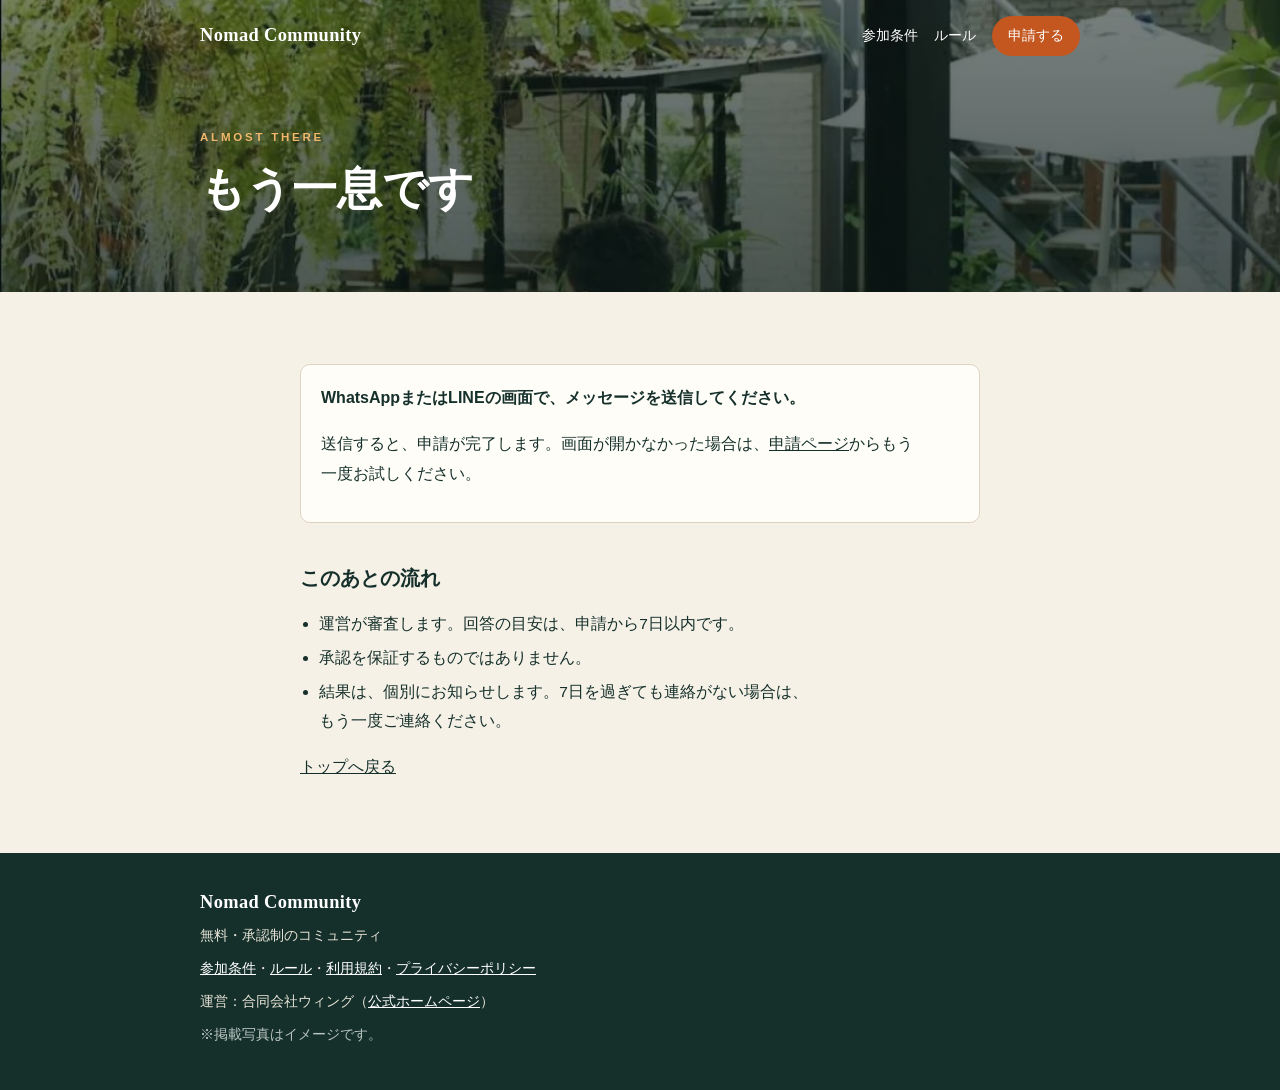
<file: thanks.html>
<!doctype html><html lang="ja"><head><meta charset="utf-8"><meta name="viewport" content="width=device-width,initial-scale=1"><title>申請ありがとうございます｜Nomad Community</title><meta name="description" content="Nomad Communityの申請後のご案内。"><link rel="stylesheet" href="style.css"><noscript><style>.rv{opacity:1;transform:none}</style></noscript></head><body>
<header class="top"><div class="w bar"><a class="logo" href="index.html">Nomad Community</a><nav><a href="hotel.html">参加条件</a><a href="rules.html">ルール</a><a class="btn sm" href="apply.html">申請する</a></nav></div></header>
<div class="phead" style="--bg:url(img/info.webp)"><div class="w"><p class="eyebrow">ALMOST THERE</p><h1>もう一息です</h1></div></div>
<section><div class="w doc"><div class="box rv"><b>WhatsAppまたはLINEの画面で、メッセージを送信してください。</b><p>送信すると、申請が完了します。画面が開かなかった場合は、<a href="apply.html">申請ページ</a>からもう一度お試しください。</p></div>
<h2 class="rv">このあとの流れ</h2><ul class="l rv"><li>運営が審査します。回答の目安は、申請から7日以内です。</li><li>承認を保証するものではありません。</li><li>結果は、個別にお知らせします。7日を過ぎても連絡がない場合は、もう一度ご連絡ください。</li></ul>
<p class="rv"><a href="index.html">トップへ戻る</a></p></div></section>

<footer><div class="w"><p class="logo">Nomad Community</p><p>無料・承認制のコミュニティ</p><p><a href="hotel.html">参加条件</a>・<a href="rules.html">ルール</a>・<a href="terms.html">利用規約</a>・<a href="privacy.html">プライバシーポリシー</a></p><p>運営：合同会社ウィング（<a href="https://preview.studio.site/live/Kwa5nwnrWX" target="_blank" rel="noopener noreferrer">公式ホームページ</a>）</p><p class="mut" style="color:#b9c4bf">※掲載写真はイメージです。</p></div></footer>
<script>const io=new IntersectionObserver(es=>es.forEach(e=>{if(e.isIntersecting){e.target.classList.add("in");io.unobserve(e.target)}}),{threshold:.12});document.querySelectorAll(".rv").forEach(el=>io.observe(el));</script></body></html>
</file>
<file: style.css>
:root{--ink:#15302b;--sand:#f6f1e7;--mut:#5c6b66;--ac:#c4561f;--line:#ddd3c0;--card:#fffdf8}
*{box-sizing:border-box}
body{margin:0;background:var(--sand);color:var(--ink);font:16px/1.9 "Hiragino Kaku Gothic ProN","Yu Gothic","Noto Sans JP",sans-serif;word-break:auto-phrase;text-wrap:pretty}
h1,h2,h3,.logo,.tagline{font-family:"Hiragino Mincho ProN","Yu Mincho","Noto Serif JP",serif;line-height:1.5}
a{color:inherit}
.w{max-width:920px;margin:0 auto;padding:0 20px}
.top{padding:16px 0}.bar{display:flex;align-items:center;justify-content:space-between;gap:12px}
.logo{font-weight:700;font-size:1.15rem;text-decoration:none;letter-spacing:.02em}
nav{display:flex;align-items:center;gap:16px;font-size:.9rem}nav a{text-decoration:none}
.btn{display:inline-block;padding:13px 26px;border-radius:99px;background:var(--ac);color:#fff;font:700 1rem/1.4 inherit;text-decoration:none;border:0;cursor:pointer}
.btn.sm{padding:7px 16px;font-size:.85rem}
.btn.ghost{background:transparent;border:1px solid currentColor;color:inherit}
.btn:focus-visible,a:focus-visible,input:focus-visible,textarea:focus-visible{outline:3px solid #f2b66d;outline-offset:2px}
.home .top{position:absolute;top:0;left:0;right:0;z-index:5;color:#fff}
.hero{position:relative;min-height:92svh;display:flex;align-items:flex-end;color:#fff;background:#10201d}
.hero img{position:absolute;inset:0;width:100%;height:100%;object-fit:cover}
.hero:after{content:"";position:absolute;inset:0;background:linear-gradient(180deg,rgba(10,25,22,.45),rgba(10,25,22,.05) 38%,rgba(10,25,22,.78))}
.hero .w{position:relative;z-index:2;padding-bottom:52px}
.badge{display:inline-block;border:1px solid rgba(255,255,255,.7);border-radius:99px;padding:2px 14px;font-size:.82rem;letter-spacing:.08em}
.tagline{font-style:italic;font-size:1.1rem;margin:14px 0 4px;opacity:.95}
.hero h1{font-size:clamp(2rem,6.4vw,3.5rem);margin:.2em 0 .4em}
.hero p{max-width:34em;margin:0 0 22px}
.cta{display:flex;flex-wrap:wrap;gap:12px}
section{padding:56px 0}
.pg{padding:28px 0 8px}.pg h1{font-size:clamp(1.7rem,5vw,2.4rem);margin:.2em 0}
h2{font-size:1.5rem;margin:0 0 .6em}h3{font-size:1.1rem;margin:1.2em 0 .3em}
.lead{color:var(--mut);max-width:38em}
.grid3{display:grid;gap:22px;grid-template-columns:repeat(auto-fit,minmax(250px,1fr))}
figure{margin:0}figure img,.wide{width:100%;height:auto;display:block;border-radius:10px;aspect-ratio:4/3;object-fit:cover}
.wide{aspect-ratio:21/9;margin:0 0 22px}
figcaption{padding-top:10px}figcaption b{display:block;font-family:"Hiragino Mincho ProN","Yu Mincho",serif;font-size:1.1rem}
figcaption span{color:var(--mut);font-size:.93rem}
.steps{counter-reset:s;list-style:none;padding:0;margin:0}
.steps li{counter-increment:s;display:grid;grid-template-columns:48px 1fr;gap:12px;padding:16px 0;border-top:1px solid var(--line)}
.steps li:before{content:counter(s,decimal-leading-zero);font:1.5rem "Hiragino Mincho ProN","Yu Mincho",serif;color:var(--ac)}
.steps b{display:block}.steps span{color:var(--mut);font-size:.93rem}
.box{background:var(--card);border:1px solid var(--line);border-radius:10px;padding:18px 20px;margin:16px 0}
.alt{background:#efe7d6}
ul.l{padding-left:1.2em}ul.l li{margin:.3em 0}
label{display:block;font-weight:700;margin:16px 0 4px}
input[type=text],textarea{width:100%;padding:12px;border:1px solid var(--line);border-radius:8px;font:inherit;background:#fff;color:var(--ink)}
.chk{display:flex;gap:10px;font-weight:400;align-items:flex-start}.chk input{margin-top:.5em}
.err{color:#b3261e;font-weight:700}.mut{color:var(--mut);font-size:.9rem}
footer{background:var(--ink);color:#e9e4d8;padding:36px 0;font-size:.9rem}footer a{color:#fff}footer .logo{color:#fff;margin:0}
footer p{margin:.4em 0}
@media(max-width:560px){nav a:not(.btn){display:none}}

/* ---- レイアウト強化 ---- */
:root{--r:14px}
.top{position:absolute;top:0;left:0;right:0;z-index:6;color:#fff}.top .logo{color:#fff}
.phead{position:relative;color:#fff;padding:132px 0 56px;background:#15302b var(--bg,none) center/cover}
.phead:before{content:"";position:absolute;inset:0;background:linear-gradient(180deg,rgba(10,25,22,.55),rgba(10,25,22,.72))}
.phead .w{position:relative}.phead h1{font-size:clamp(1.9rem,5.6vw,2.8rem);margin:.15em 0 .3em}.phead p.l2{max-width:36em;margin:0;opacity:.92}
.eyebrow{font:700 .72rem/1 "Hiragino Kaku Gothic ProN","Yu Gothic",sans-serif;letter-spacing:.24em;color:var(--ac);margin:0 0 12px}
.phead .eyebrow,.band .eyebrow{color:#f2b66d}
.hero .tagline{margin-top:18px}
.mosaic{display:grid;grid-template-columns:repeat(6,1fr);grid-auto-rows:118px;gap:10px;margin-top:26px}
.mosaic figure{overflow:hidden;border-radius:var(--r);position:relative}.mosaic img{width:100%;height:100%;object-fit:cover;aspect-ratio:auto;border-radius:0;transition:transform .8s}
.mosaic figure:hover img{transform:scale(1.04)}
.m1{grid-column:1/4;grid-row:1/5}.m2{grid-column:4/7;grid-row:1/3}.m3{grid-column:4/6;grid-row:3/5}.m4{grid-column:6/7;grid-row:3/5}
@media(max-width:640px){.mosaic{grid-template-columns:repeat(2,1fr);grid-auto-rows:130px}.m1{grid-column:1/3;grid-row:1/3}.m2{grid-column:1/3;grid-row:3/5}.m3{grid-column:1/2;grid-row:5/7}.m4{grid-column:2/3;grid-row:5/7}}
.split{display:grid;gap:26px;align-items:center;grid-template-columns:1fr}
@media(min-width:760px){.split{grid-template-columns:1fr 1fr;gap:56px}.split.rev .ph{order:2}}
.ph img{width:100%;height:auto;display:block;border-radius:var(--r);aspect-ratio:4/3;object-fit:cover;box-shadow:0 22px 44px -22px rgba(21,48,43,.5)}
.split h2{font-size:1.6rem}.split p{margin:.4em 0}
.flow{list-style:none;padding:0;margin:22px 0 0;display:grid;gap:12px;grid-template-columns:repeat(auto-fit,minmax(160px,1fr));counter-reset:s}
.flow li{counter-increment:s;background:var(--card);border:1px solid var(--line);border-radius:var(--r);padding:18px 16px}
.flow li:before{content:counter(s,decimal-leading-zero);display:block;font:1.7rem "Hiragino Mincho ProN","Yu Mincho",serif;color:var(--ac);margin-bottom:2px}
.flow b{display:block;margin-bottom:4px}.flow span{color:var(--mut);font-size:.88rem;line-height:1.75;display:block}
.band{position:relative;color:#fff;padding:96px 0;background:#10201d var(--bg) center/cover}
.band:before{content:"";position:absolute;inset:0;background:rgba(10,25,22,.66)}.band .w{position:relative}
.band h2{font-size:clamp(1.6rem,4.6vw,2.3rem)}.band p{max-width:36em}
.ticks{display:grid;gap:10px;margin:22px 0 0;padding:0;list-style:none;grid-template-columns:repeat(auto-fit,minmax(200px,1fr))}
.ticks li{border:1px solid rgba(255,255,255,.4);border-radius:10px;padding:10px 14px;font-size:.93rem}.ticks li:before{content:"✓ ";color:#f2b66d;font-weight:700}
.center{text-align:center}.center .lead{margin:0 auto 22px}
.doc{max-width:720px}.doc h2{font-size:1.25rem;margin:2em 0 .4em;padding-top:1em;border-top:1px solid var(--line)}.doc h2:first-of-type{border:0;padding:0}
.doc p,.doc li{font-size:.97rem}
.sticky{position:fixed;left:0;right:0;bottom:0;z-index:30;padding:10px 16px calc(10px + env(safe-area-inset-bottom));background:rgba(21,48,43,.95);display:none;justify-content:center}
.sticky .btn{width:100%;max-width:420px;text-align:center}
@media(max-width:760px){.sticky{display:flex}body.has-sticky{padding-bottom:74px}}
.rv{opacity:0;transform:translateY(16px);transition:opacity .8s,transform .8s}.rv.in{opacity:1;transform:none}
@media(prefers-reduced-motion:reduce){.rv{opacity:1;transform:none;transition:none}.mosaic img{transition:none}}

.pc-only{display:none}@media(min-width:760px){.pc-only{display:block}}
.qr{display:grid;gap:22px;grid-template-columns:repeat(2,minmax(0,200px));justify-content:center;text-align:center;margin:14px 0}
.qr img{width:100%;height:auto;border-radius:12px;background:#fff;padding:6px;border:1px solid var(--line)}.qr b{display:block;margin-top:8px}
.btn.sm2{padding:9px 18px;font-size:.9rem}
</file>
